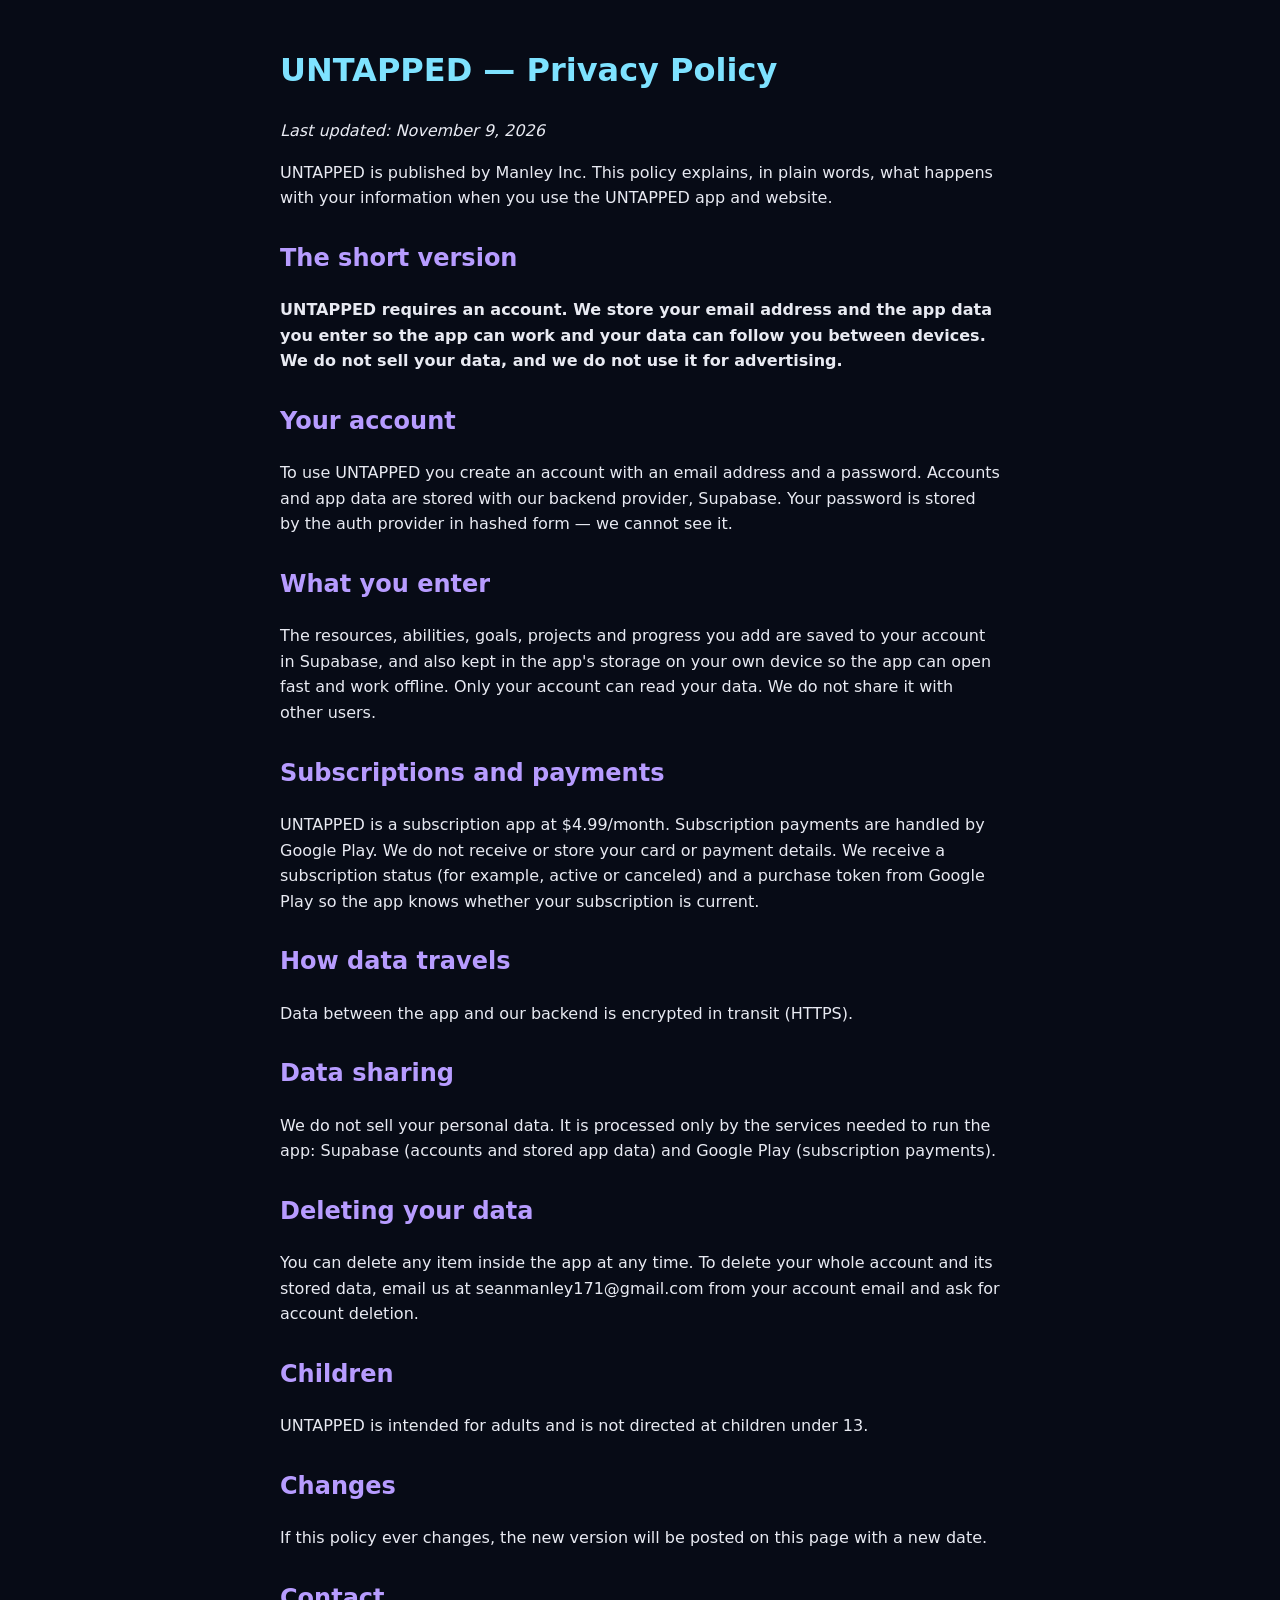
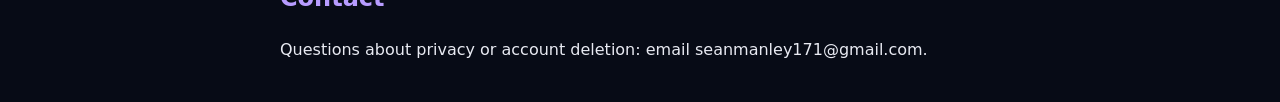
<file: privacy.html>
<!DOCTYPE html>
<html lang="en">
<head>
<meta charset="utf-8">
<meta name="viewport" content="width=device-width, initial-scale=1">
<title>UNTAPPED — Privacy Policy</title>
<style>
  body { background:#070b16; color:#e8eaf2; font-family: system-ui, sans-serif; margin:0; padding:24px; line-height:1.6; }
  main { max-width: 720px; margin: 0 auto; }
  h1 { color:#7ee2ff; } h2 { color:#b79cff; margin-top: 28px; }
  a { color:#7ee2ff; }
</style>
</head>
<body>
<main>
<h1>UNTAPPED — Privacy Policy</h1>
<p><em>Last updated: November 9, 2026</em></p>
<p>UNTAPPED is published by Manley Inc. This policy explains, in plain words, what happens with your information when you use the UNTAPPED app and website.</p>
<h2>The short version</h2>
<p><strong>UNTAPPED requires an account. We store your email address and the app data you enter so the app can work and your data can follow you between devices. We do not sell your data, and we do not use it for advertising.</strong></p>
<h2>Your account</h2>
<p>To use UNTAPPED you create an account with an email address and a password. Accounts and app data are stored with our backend provider, Supabase. Your password is stored by the auth provider in hashed form — we cannot see it.</p>
<h2>What you enter</h2>
<p>The resources, abilities, goals, projects and progress you add are saved to your account in Supabase, and also kept in the app's storage on your own device so the app can open fast and work offline. Only your account can read your data. We do not share it with other users.</p>
<h2>Subscriptions and payments</h2>
<p>UNTAPPED is a subscription app at $4.99/month. Subscription payments are handled by Google Play. We do not receive or store your card or payment details. We receive a subscription status (for example, active or canceled) and a purchase token from Google Play so the app knows whether your subscription is current.</p>
<h2>How data travels</h2>
<p>Data between the app and our backend is encrypted in transit (HTTPS).</p>
<h2>Data sharing</h2>
<p>We do not sell your personal data. It is processed only by the services needed to run the app: Supabase (accounts and stored app data) and Google Play (subscription payments).</p>
<h2>Deleting your data</h2>
<p>You can delete any item inside the app at any time. To delete your whole account and its stored data, email us at seanmanley171@gmail.com from your account email and ask for account deletion.</p>
<h2>Children</h2>
<p>UNTAPPED is intended for adults and is not directed at children under 13.</p>
<h2>Changes</h2>
<p>If this policy ever changes, the new version will be posted on this page with a new date.</p>
<h2>Contact</h2>
<p>Questions about privacy or account deletion: email seanmanley171@gmail.com.</p>
</main>
</body>
</html>
</file>
